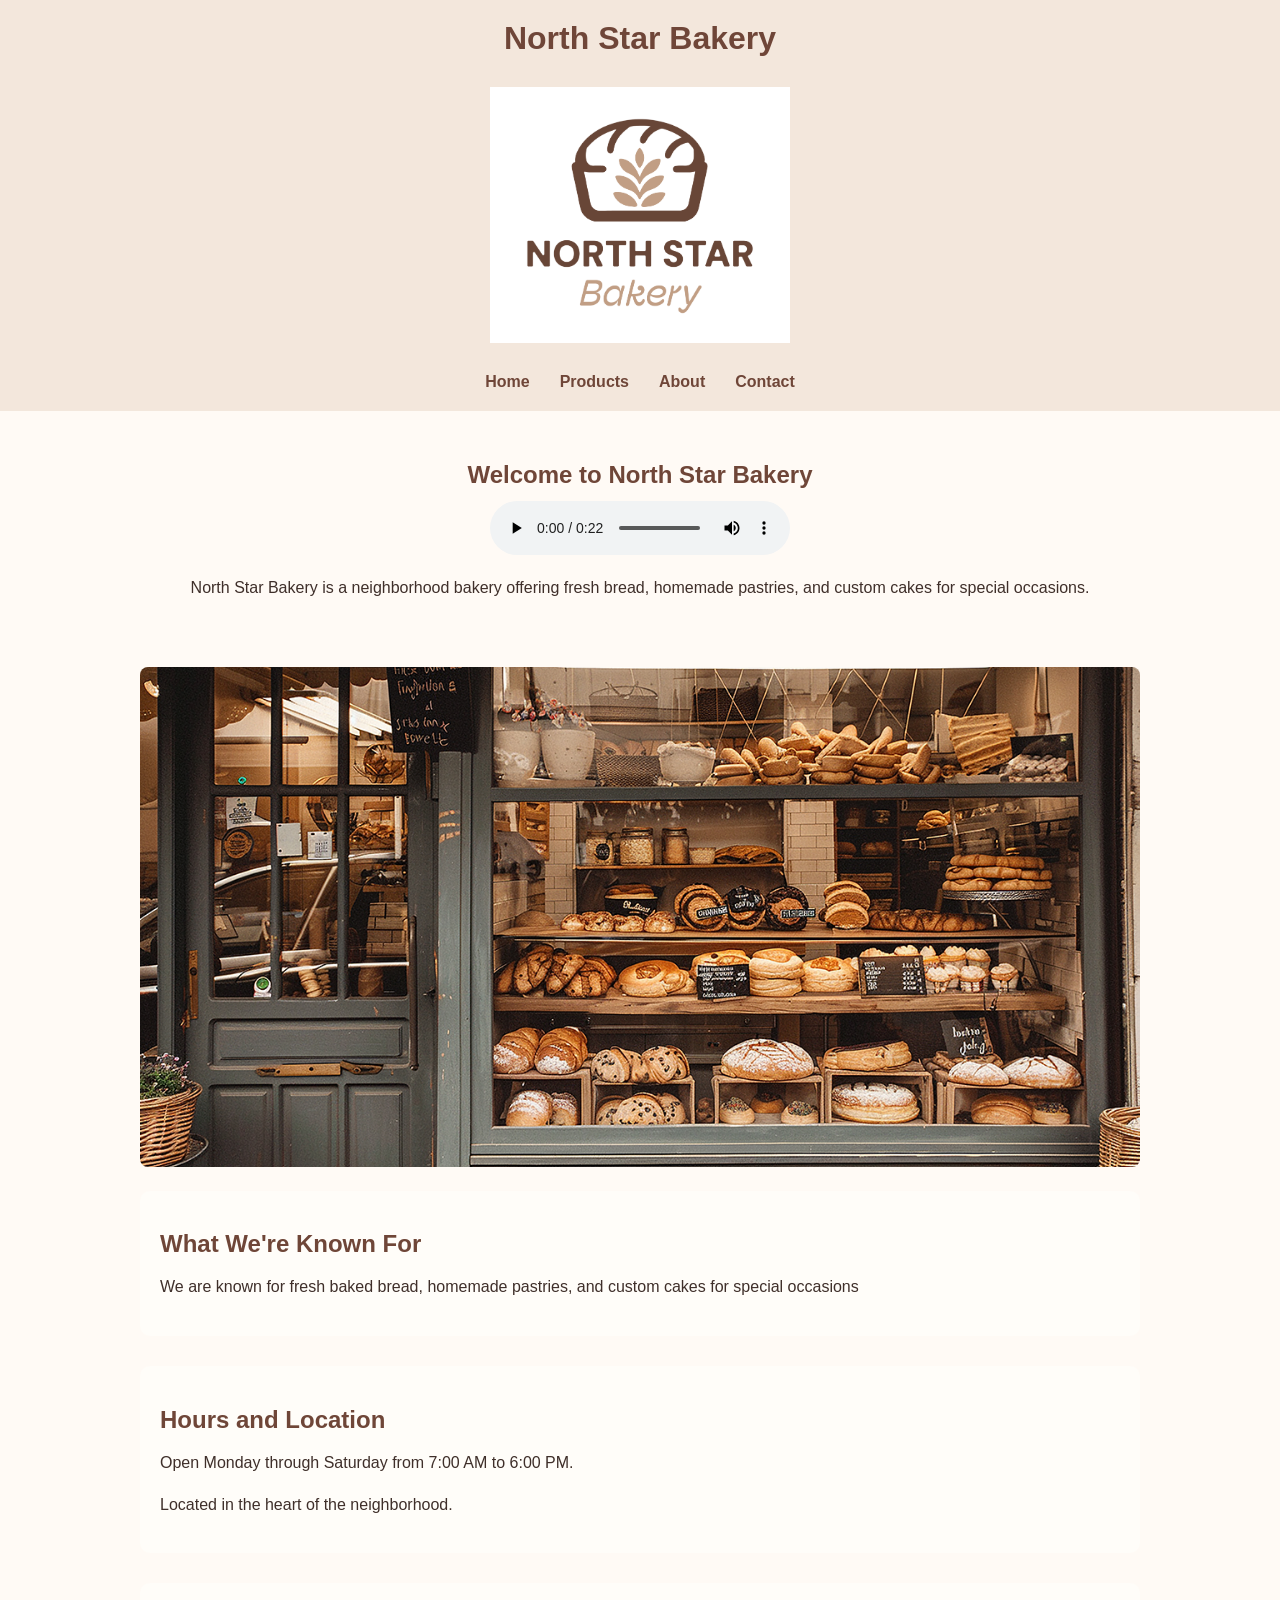
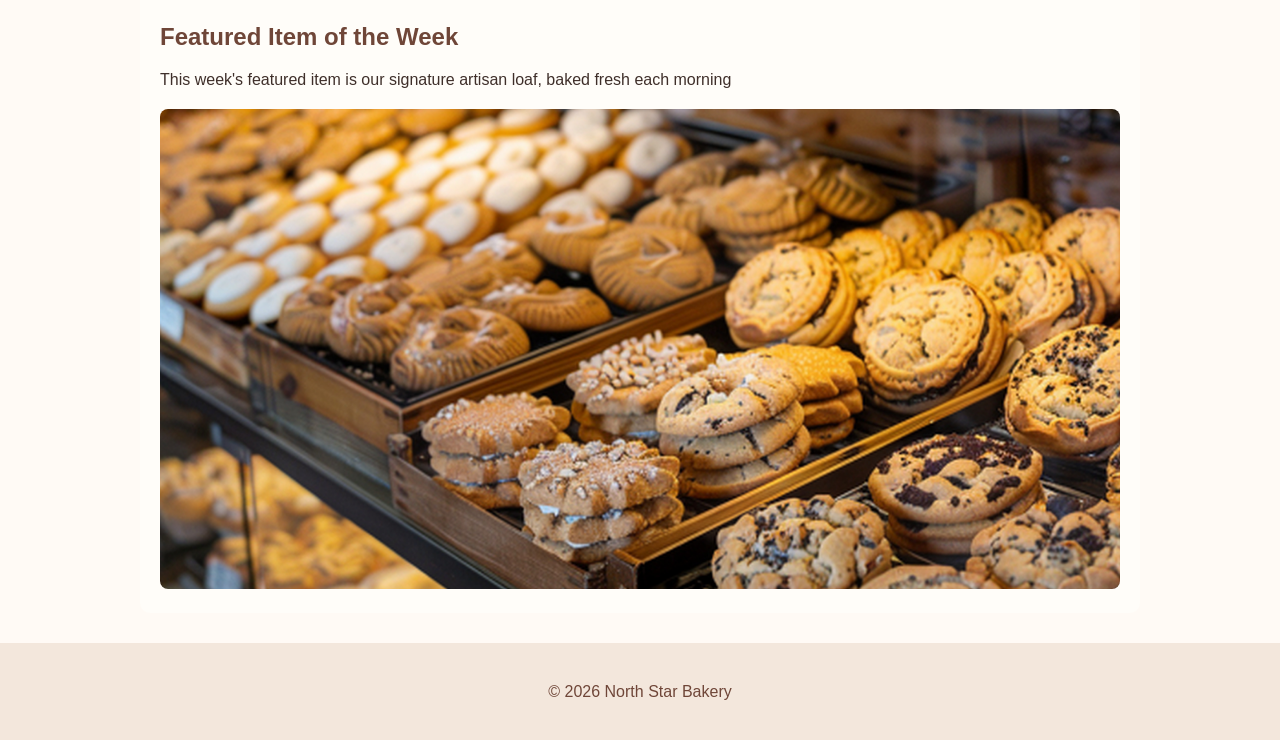
<file: index.html>
<!DOCTYPE html>
<html lang="en">
<head>
    <meta charset="UTF-8">
    <meta name="viewport" content="width=device-width, initial-scale=1.0">
    <title>North Star Bakery</title>
    <link rel="stylesheet" href="styles.css"
</head>
<body>
<header>
    <h1>North Star Bakery</h1>
<img src="bakery-logo_c.png" alt="North Star Bakery logo" class="logo">
    <nav>
        <ul>
            <li><a href="index.html">Home</a></li>
            <li><a href="products.html">Products</a></li>
            <li><a href="about.html">About</a></li>
            <li><a href="contact.html">Contact</a></li>
        </ul>
    </nav>
</header>
<main>
    <section>
        <h2>Welcome to North Star Bakery</h2>
        <audio controls>
            <source src="bakery-welcome-mixed_c.mp3" type="audio/mpeg">
            Your browser does not support the audio element.
        </audio>
        <p>North Star Bakery is a neighborhood bakery offering fresh bread, homemade pastries, and custom cakes for special occasions.</p>
    </section>
<img src="bakery-storefront_c.png" alt="Front of North Star Bakery">
    <section>
        <h2>What We're Known For</h2>
        <p>We are known for fresh baked bread, homemade pastries, and custom cakes for special occasions</p>
    </section>

    <section>
        <h2>Hours and Location</h2>
        <p>Open Monday through Saturday from 7:00 AM to 6:00 PM.</p>
        <p>Located in the heart of the neighborhood.</p>
    </section>

    <section>
        <h2>Featured Item of the Week</h2>
        <p>This week's featured item is our signature artisan loaf, baked fresh each morning</p>
        <picture>
            <img src="bakery-feature-large_c.png" alt="Featured baked goods from North Star Bakery">
        </picture>
    </section>
</main>
<footer>
    <p>&copy; 2026 North Star Bakery</p>
</footer>
</body>
</html>
</file>
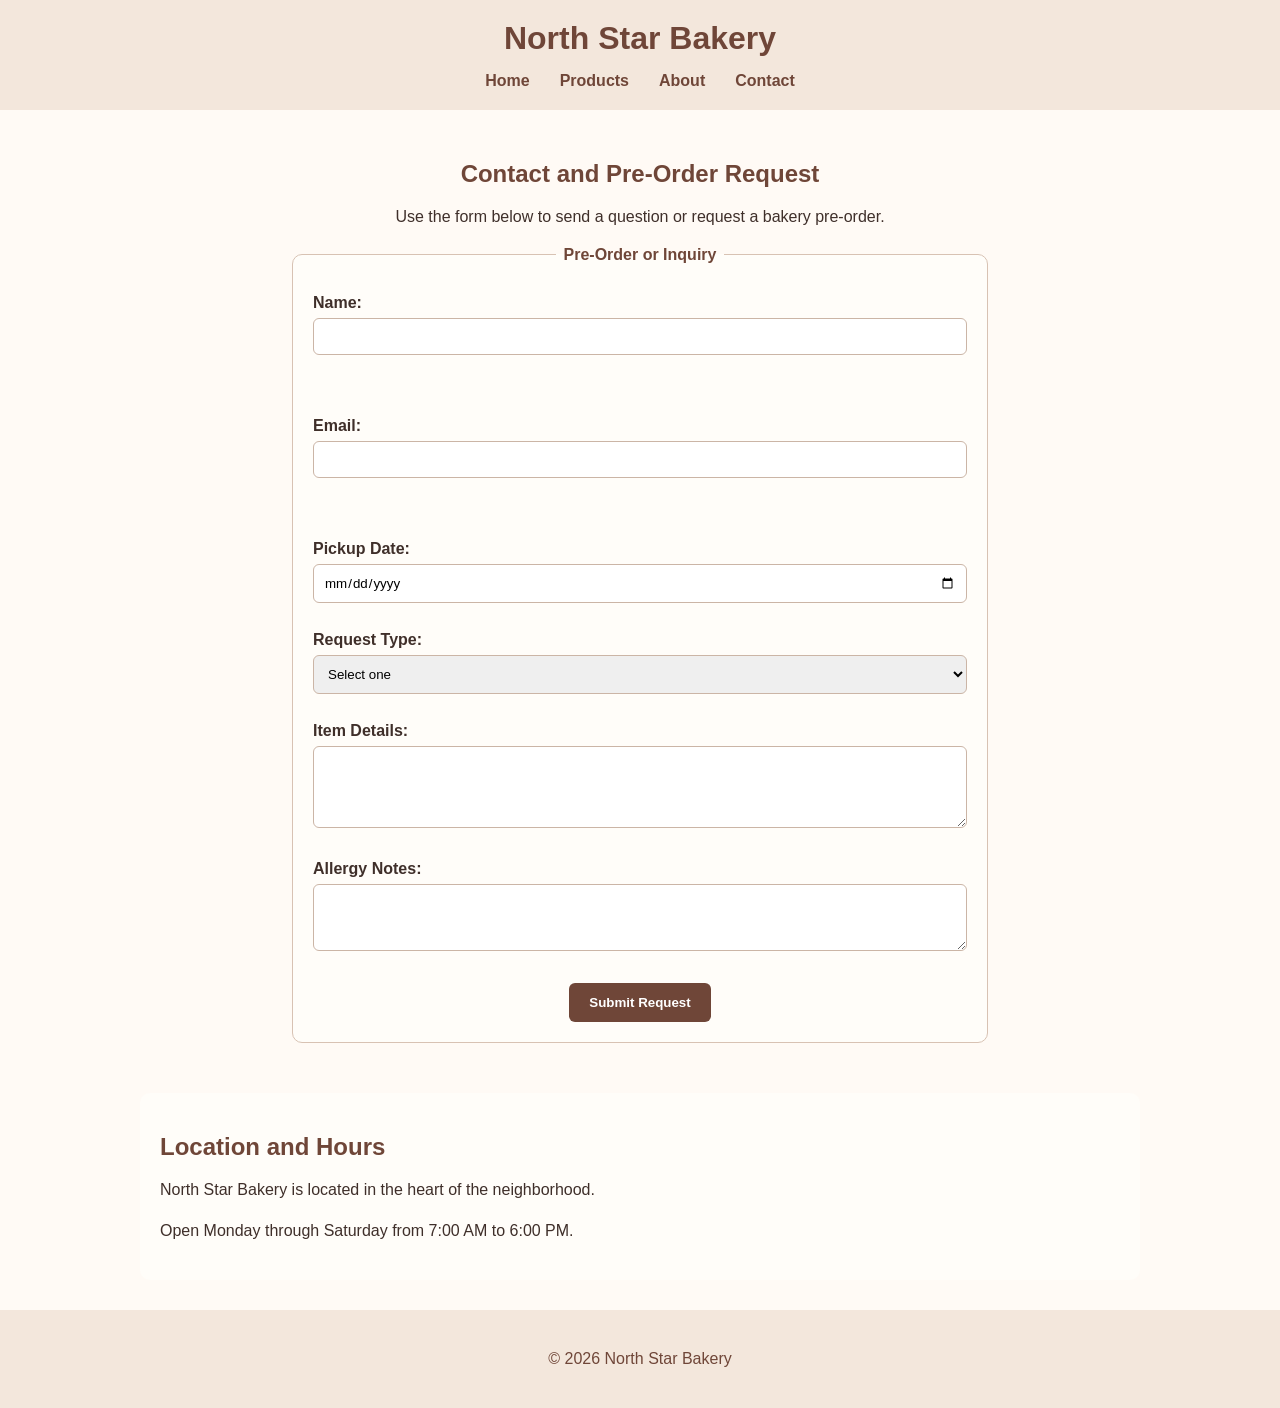
<file: contact.html>
<!DOCTYPE html>
<html lang="en">

<head>
    <meta charset="UTF-8">
    <meta name="viewport" content="width=device-width, initial-scale=1.0">
    <title>Contact North Star Bakery</title>
    <link rel="stylesheet" href="styles.css">
</head>

<body>

    <header>
        <h1>North Star Bakery</h1>

        <nav>
            <ul>
                <li><a href="index.html">Home</a></li>
                <li><a href="products.html">Products</a></li>
                <li><a href="about.html">About</a></li>
                <li><a href="contact.html">Contact</a></li>
            </ul>
        </nav>
    </header>

    <main>

        <section>
            <h2>Contact and Pre-Order Request</h2>
            <p>Use the form below to send a question or request a bakery pre-order.</p>

            <form id="contact-form" novalidate>
                <fieldset>
                    <legend>Pre-Order or Inquiry</legend>

                    <label for="name">Name:</label>
                    <input type="text" id="name" name="name">
                    <p id="name-error"></p>

                    <br><br>

                    <label for="email">Email:</label>
                    <input type="text" id="email" name="email">
                    <p id="email-error"></p>

                    <br><br>

                    <label for="pickup-date">Pickup Date:</label>
                    <input type="date" id="pickup-date" name="pickup-date" required>

                    <br><br>

                    <label for="request-type">Request Type:</label>
                    <select id="request-type" name="request-type" required>
                        <option value="">Select one</option>
                        <option value="pre-order">Pre-Order</option>
                        <option value="question">General Question</option>
                    </select>

                    <br><br>

                    <label for="item-details">Item Details:</label>
                    <textarea id="item-details" name="item-details" rows="4" cols="40" required></textarea>

                    <br><br>

                    <label for="allergy-notes">Allergy Notes:</label>
                    <textarea id="allergy-notes" name="allergy-notes" rows="3" cols="40"></textarea>

                    <br><br>

                    <button type="submit">Submit Request</button>
                </fieldset>
            </form>
        </section>

        <section>
            <h2>Location and Hours</h2>
            <p>North Star Bakery is located in the heart of the neighborhood.</p>
            <p>Open Monday through Saturday from 7:00 AM to 6:00 PM.</p>
        </section>

    </main>

    <footer>
        <p>&copy; 2026 North Star Bakery</p>
    </footer>
<script src="script.js"></script>

</body>
</html>
</file>
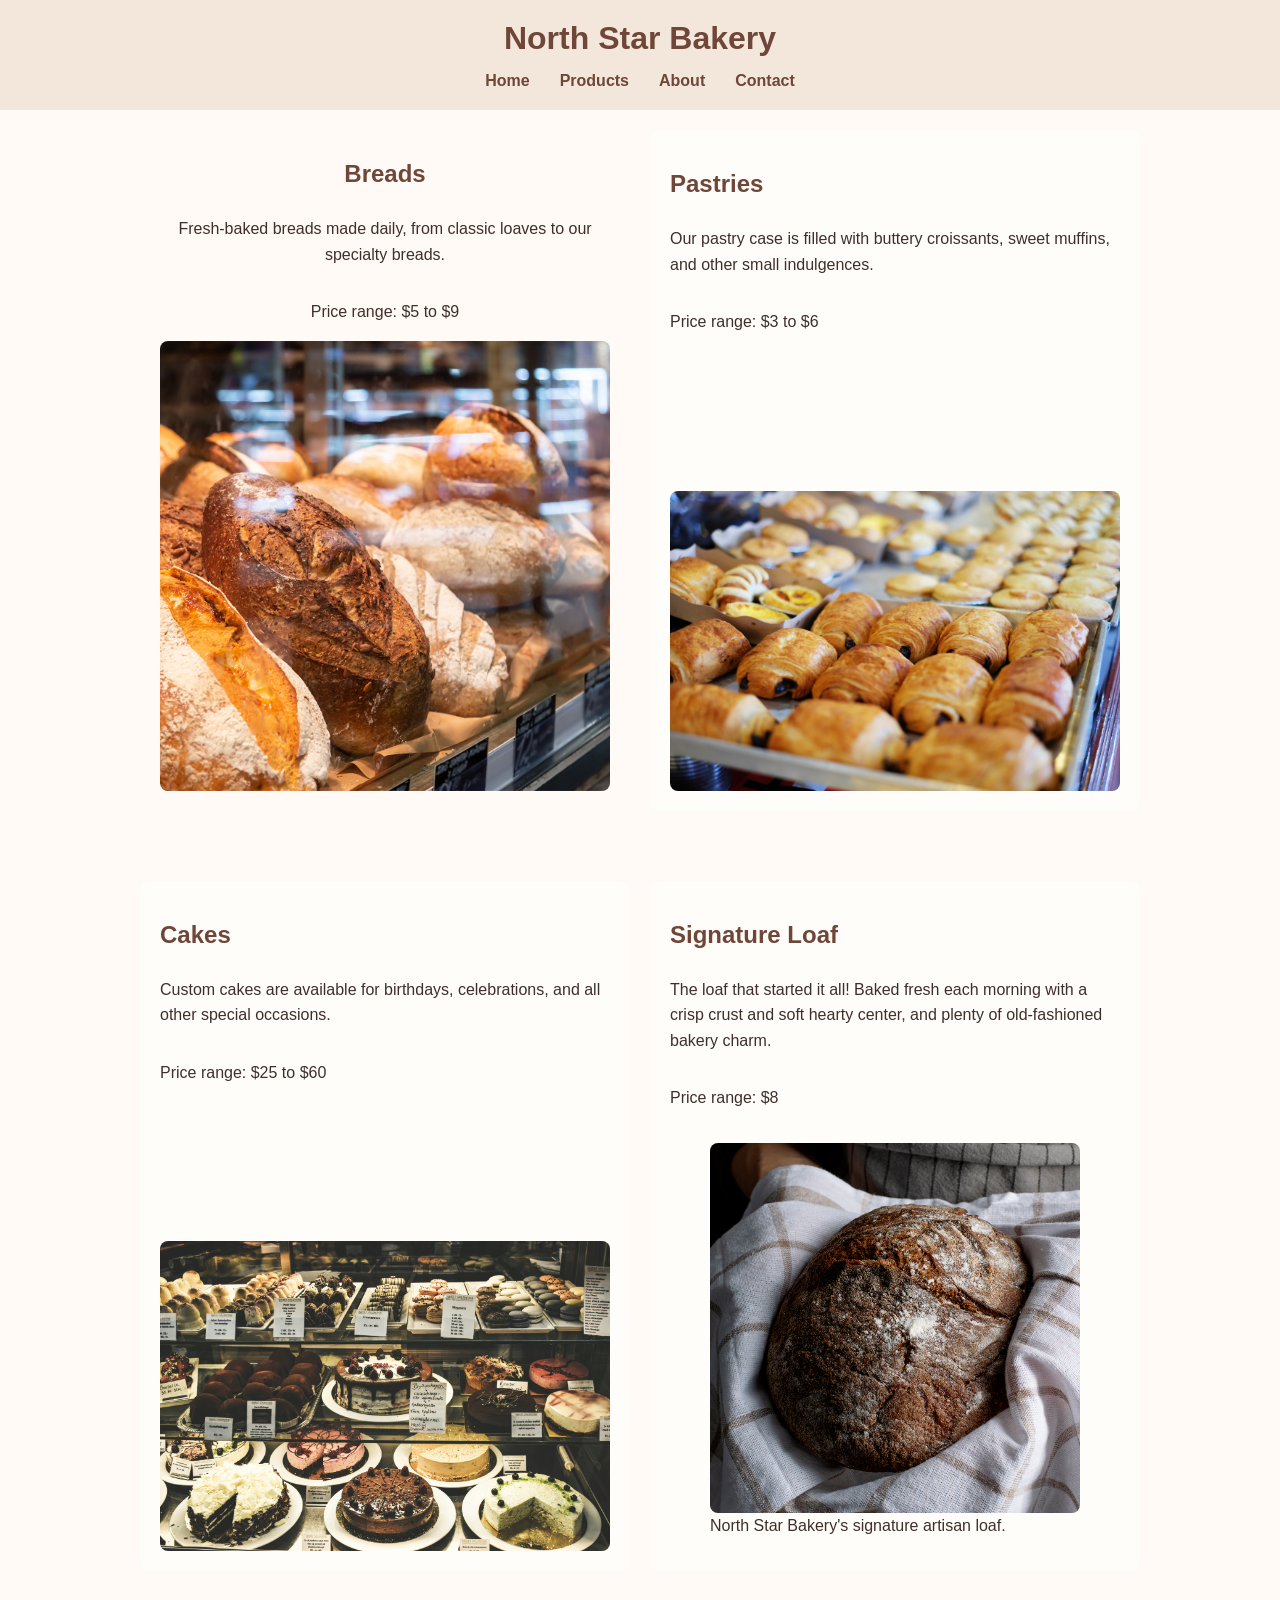
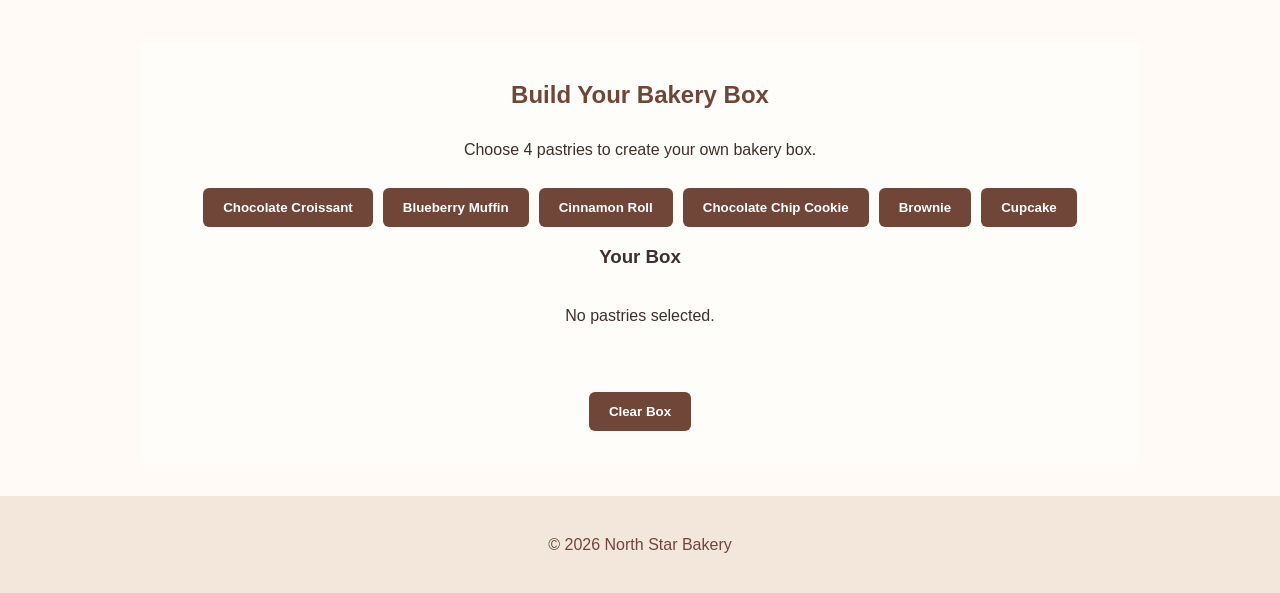
<file: products.html>
<!DOCTYPE html>
<html lang="en">
    <head>
        <meta charset="UTF-8">
        <meta name="viewport" content="width=device-width, initial-scale=1.0">
        <title>Contact North Star Bakery</title>
        <link rel="stylesheet" href="styles.css"
    </head>
    <body>
<header>
    <h1>North Star Bakery</h1>

    <nav>
        <ul>
            <li><a href="index.html">Home</a></li>
            <li><a href=products.html">Products</a></li>
            <li><a href="about.html">About</a></li>
            <li><a href="contact.html">Contact</a></li>
        </ul>
    </nav>
</header>    
<main class="products-grid">
    <section>
        <h2>Breads</h2>
        <p>Fresh-baked breads made daily, from classic loaves to our specialty breads.</p>
        <p>Price range: $5 to $9</p>
        <img src="bakery-bread_c.png" alt="Fresh baked bread from North Star Bakery">
    </section>

    <section>
        <h2>Pastries</h2>
        <p>Our pastry case is filled with buttery croissants, sweet muffins, and other small indulgences.</p>
        <p>Price range: $3 to $6</p>
        <img src="mink-mingle-qZ5lPCPvdXE-unsplash.jpg" alt="Assorted fresh pastries">
    </section>

    <section>
        <h2>Cakes</h2>
        <p>Custom cakes are available for birthdays, celebrations, and all other special occasions.</p>
        <p>Price range: $25 to $60</p>
        <img src="sera-iZgQKxuMRHc-unsplash.jpg" alt="Fresh bakery cakes">
    </section>

    <section>
        <h2>Signature Loaf</h2>
        <p>The loaf that started it all! Baked fresh each morning with a crisp crust and soft hearty center, and plenty of old-fashioned bakery charm.</p>
        <p>Price range: $8</p>
        <figure>
            <img src="bakery-signature-loaf_c.png" alt="North Star Bakery signature artisan loaf">
            <figcaption>North Star Bakery's signature artisan loaf.</figcaption>
        </figure>
    </section>
    <section id="bakery-box" style="grid-column: 1 / -1; width: 100%; text-align: center;">
        <h2>Build Your Bakery Box</h2>
        <p>Choose 4 pastries to create your own bakery box.</p>

        <div id="pastry-options" style="display: flex; justify-content: center; flex-wrap: wrap; gap: 10px;"></div>

        <h3>Your Box</h3>
        <p id="box-message">No pastries selected.</p>
        <ul id="selected-pastries"></ul>
        <button type="button" id="clear-box" style="width: auto; margin: 15px auto; display: block;">Clear Box</button>
    </section>
</main>
<footer>
    <p>&copy; 2026 North Star Bakery</p>
</footer>   
<script src="script.js?v=2"></script> 
    </body>
</html>
</file>
<file: styles.css>
body {
    font-family: Arial, sans-serif;
    margin: 0;
    padding: 0;
    background-color: #fffaf5;
    color: #3f2f2a
}

img {
    max-width: 100%;
    height: auto;
}

main {
    width: 90%;
    max-width: 1000px;
    margin: 0 auto;
}

header {
    background-color: #f3e7dc;
    text-align: center;
    padding: 20px;
}

header h1 {
    margin: 0 0 15px;
    color: #6f4638;
}

nav ul {
    list-style: none;
    padding: 0;
    margin: 0;
    display: flex;
    justify-content: center;
    gap: 30px;
}

nav a {
    text-decoration: none;
    color: #6f4638;
    font-weight: bold;
}

nav a:hover {
    color: #b98a65
}

.logo {
    max-width: 300px;
    display: block;
    margin: 30px auto;
}

main img{
    width: 100%;
    max-height: 500px;
    object-fit: cover;
    border-radius: 8px;
}

section {
    margin: 20px 0;
}

h2 {
    color: #6f4638;
    margin-bottom: 12px;
}

p {
    line-height: 1.6;
}

main > section:first-child {
    text-align: center;
}

main section {
    background-color: #fffdf9;
    padding: 20px;
    border-radius: 10px;
    margin-bottom: 30px;
}

main section:first-child {
    background-color: transparent;
    padding-top: 10px;
}

footer {
    text-align: center;
    padding: 20px;
    background-color: #f3e7dc;
    color: #6f4638
}

.products-grid {
    display: flex;
    flex-direction: column;
    gap: 20px;
}

@media (min-width: 768px) {
    .products-grid {
        flex-direction: row;
        flex-wrap: wrap;
    }

    .products-grid section {
        flex: 1 1 45%;
    }
}

.products-grid section {
    background-color: #fffdf9;
    padding: 20px;
    border-radius: 10px;
    box-sizing: border-box;
}

.products-grid img{
    width: 100%;
    height: auto;
    object-fit: cover;
}

.products-grid section {
    display: flex;
    flex-direction: column;
}

.products-grid section img {
    margin-top: auto;
}

.about-section {
    background-color: #fffdf9;
    padding: 20px;
    border-radius: 10px;
    margin-bottom: 20px;
}

.bakery-values {
    text-align: center;
    font-weight: bold;
    color: #b98a65;
    letter-spacing: 1px;
    margin: 20px 0 30px;
}

.about-video {
    width: 100%;
    max-height: 350px;
    object-fit: cover;
    border-radius: 10px;
    margin: 20px 0 30px;
}

form {
    max-width: 700px;
    margin: 0 auto;
}

fieldset {
    border: 1px solid #d8c2b3;
    border-radius: 10px;
    padding: 20px;
    background-color: #fffdf9;
}

legend {
    font-weight: bold;
    color: #6f4638;
    padding: 0 8px;
}

input,
select,
textarea {
    width: 100%;
    padding: 10px;
    margin-top: 6px;
    box-sizing: border-box;
    border: 1px solid #cbb5a6;
    border-radius: 6px;
    font-family: Arial, sans-serif;
}

button {
    background-color: #6f4638;
    color: white;
    border: none;
    padding: 12px 20px;
    border-radius: 6px;
    margin-top: 10px;
    font-weight: bold;
    cursor: pointer;
}

button:hover {
    background-color: #b98a65;
}

form label {
    display: block;
    text-align: left;
    margin-top: 10px;
    font-weight: bold;
}
</file>
